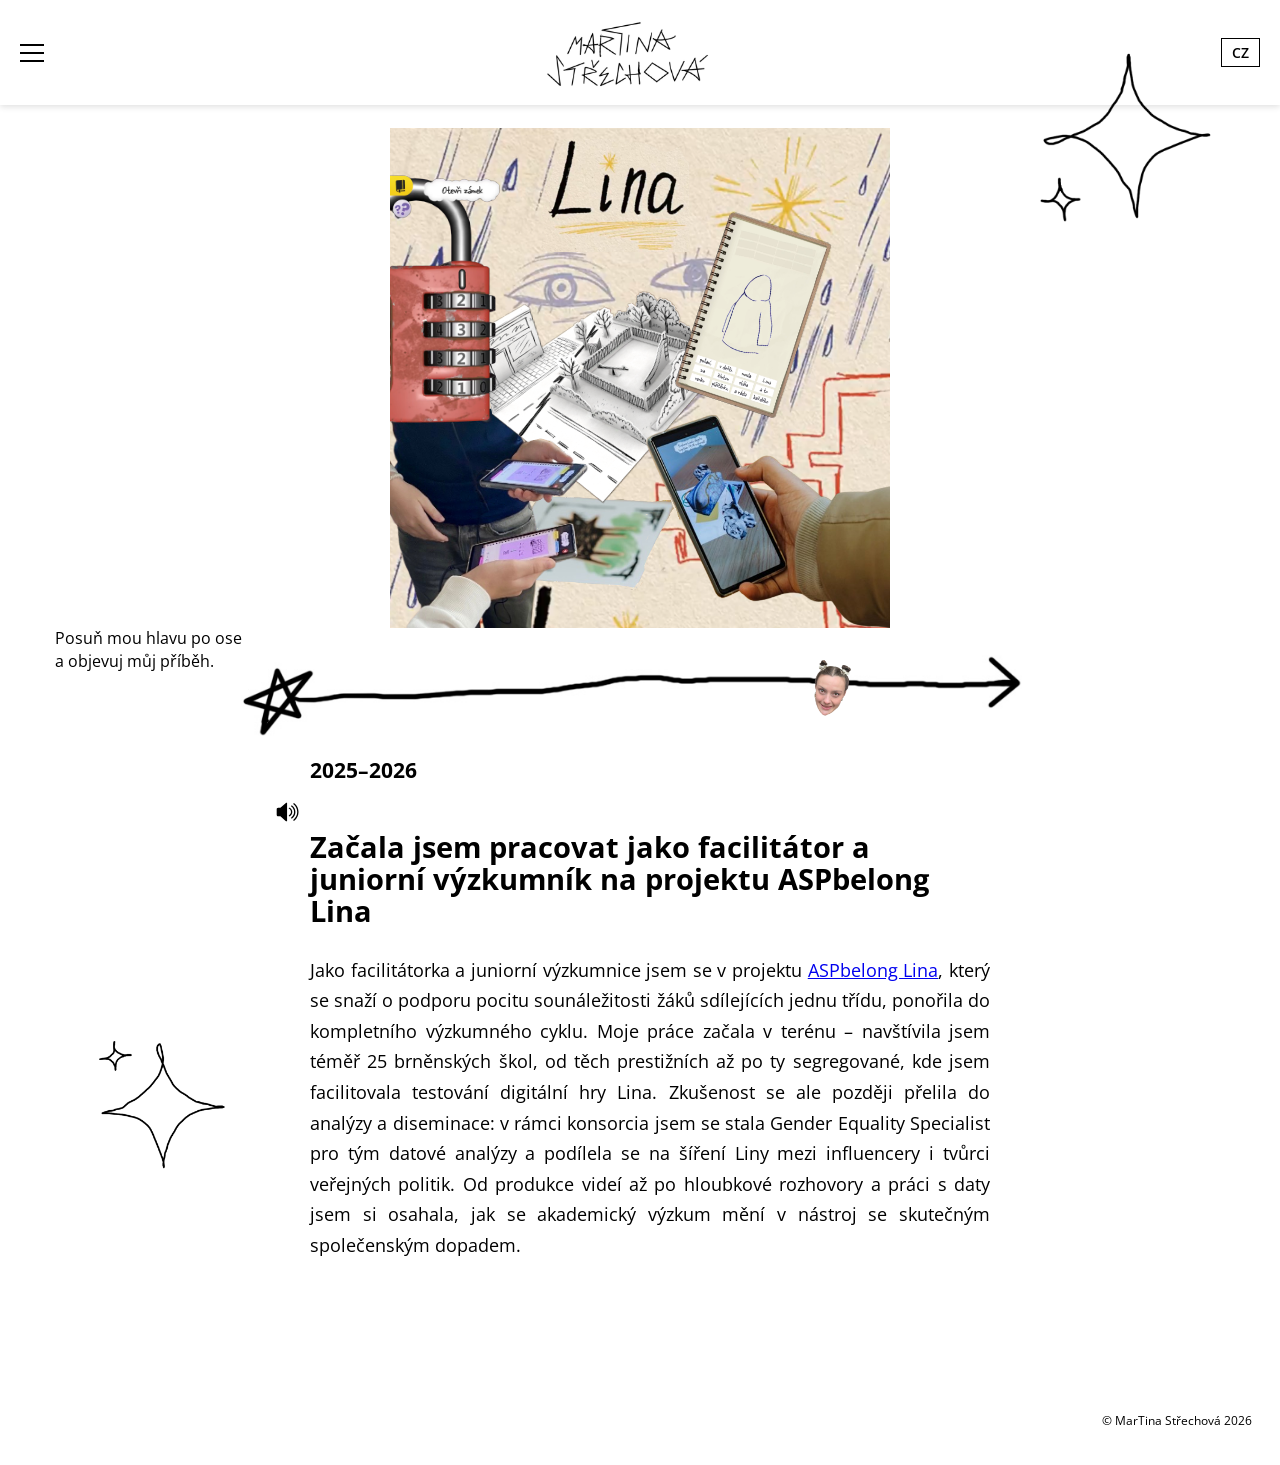
<file: index.html>
<!DOCTYPE html>
<html lang="cs">
<head>
  <meta charset="UTF-8">
  <link rel="icon" type="image/png" href="assets/Logo.png">
  <meta name="viewport" content="width=device-width, initial-scale=1.0">
  <title>MarTina Střechová</title>
  <link rel="preconnect" href="https://fonts.googleapis.com">
  <link rel="preconnect" href="https://fonts.gstatic.com" crossorigin>
  <link href="https://fonts.googleapis.com/css2?family=Open+Sans:wght@400;600;700&display=swap" rel="stylesheet">
  <link rel="stylesheet" href="css/style.css">
</head>
<body>

  <a href="#main-content" class="skip-link">Přeskočit na obsah / Skip to content</a>

  <header id="site-header">
    <button id="menu-btn" aria-label="Otevřít menu">
      <span></span>
      <span></span>
      <span></span>
    </button>

    <a href="index.html" class="header-logo">
      <img src="assets/podpis.jpg" alt="Podpis" height="50">
    </a>

    <div class="lang-switcher">
      <button id="lang-toggle" aria-label="Přepnout jazyk">CZ</button>
    </div>
  </header>

  <img class="deco-stars deco-stars--top" src="assets/stars.png" alt="">

  <div id="menu-overlay" role="dialog" aria-modal="true" aria-label="Navigace" aria-hidden="true">
    <nav class="menu-nav">
      <a href="index.html" class="menu-item menu-item--home">
        <img src="assets/Home.svg" alt="Domů">
      </a>
      <a href="cv.html" class="menu-item">CV</a>
      <a href="contacts.html" class="menu-item" data-cz="Kontakty" data-en="Contacts">Kontakty</a>
    </nav>
  </div>

  <span id="main-content"></span>
  <main id="home">
    <h1 class="visually-hidden">MarTina Střechová — osobní web</h1>
    <section id="milestone-section">
      <div id="milestone-image">
        <img id="milestone-img" src="" alt="" />
        <p id="timeline-instructions" data-cz="Posuň mou hlavu po ose<br>a objevuj můj příběh." data-en="Drag my head along the timeline<br>and discover my story.">Posuň mou hlavu po ose<br>a objevuj můj příběh.</p>
      </div>
      <div id="timeline-container">
        <div id="timeline-track">
          <img id="timeline-img" src="assets/osa.jpg" alt="Časová osa" style="width: 100%;">
          <img src="assets/hlava_1.png" alt="Martina Střechová" id="timeline-head"
               role="slider" aria-valuemin="0" aria-valuemax="18" aria-valuenow="0"
               aria-label="Časová osa — posuňte pro změnu milníku" tabindex="0">
        </div>
      </div>
      <div id="milestone-content">
        <div id="milestone-header">
          <span id="milestone-rok"></span>
          <button id="audio-btn"><img src="assets/Sound.svg" alt="Přehrát audio" style="height: 1.5rem; width: auto;"></button>
          <div class="nadpis-wrap">
            <h2 id="milestone-nadpis"></h2>
          </div>
        </div>
        <p id="milestone-text"></p>
      </div>
      <audio id="audio-player" preload="none"></audio>
      <img class="deco-stars deco-stars--left" src="assets/stars.png" alt="">
    </section>
  </main>

  <footer id="site-footer">
    <p>© MarTina Střechová 2026</p>
  </footer>

  <script src="data/milniky.js"></script>
  <script src="js/main.js"></script>
</body>
</html>
</file>
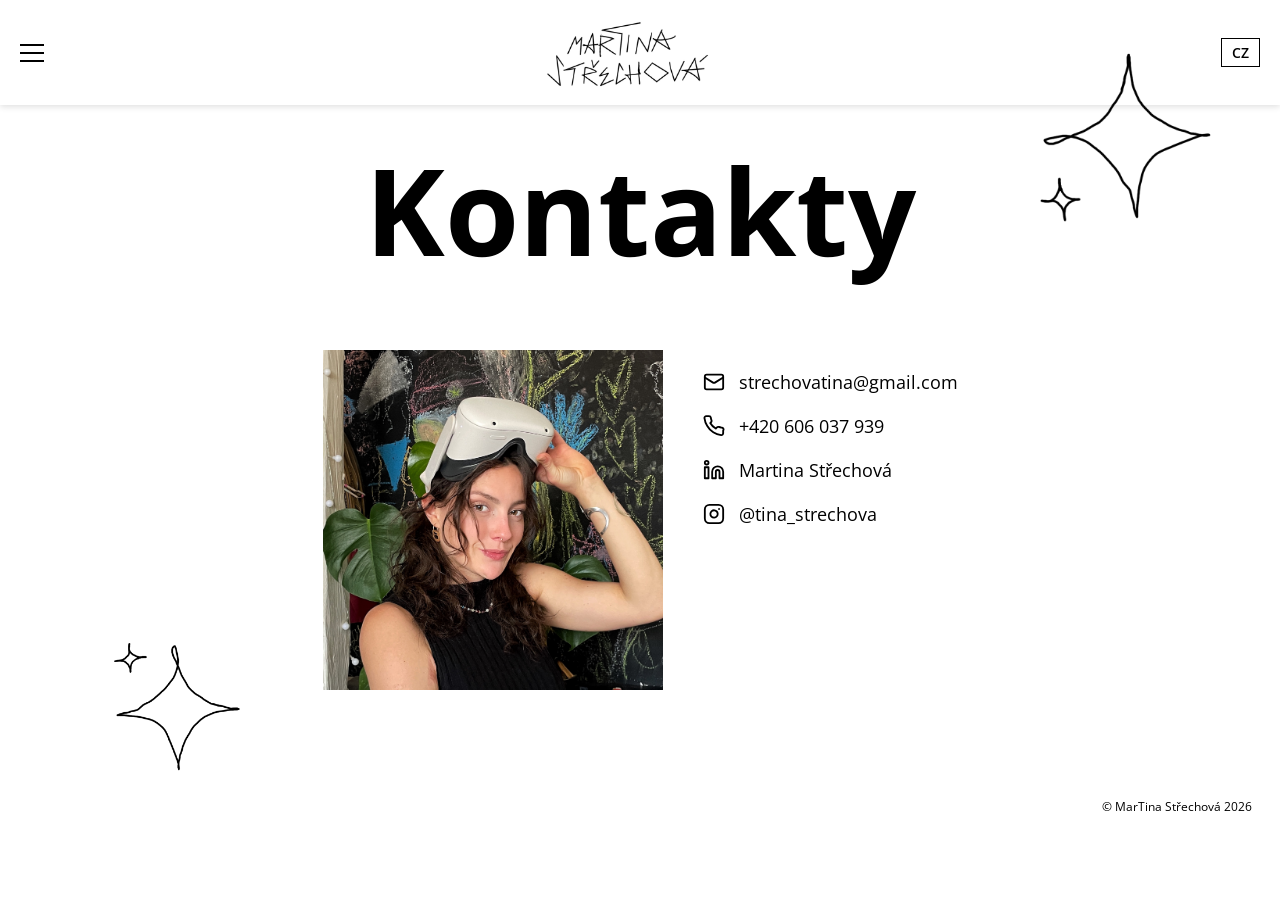
<file: contacts.html>
<!DOCTYPE html>
<html lang="cs">
<head>
  <meta charset="UTF-8">
  <link rel="icon" type="image/png" href="assets/Logo.png">
  <meta name="viewport" content="width=device-width, initial-scale=1.0">
  <title>Kontakty</title>
  <link rel="preconnect" href="https://fonts.googleapis.com">
  <link rel="preconnect" href="https://fonts.gstatic.com" crossorigin>
  <link href="https://fonts.googleapis.com/css2?family=Open+Sans:wght@400;600;700&display=swap" rel="stylesheet">
  <link rel="stylesheet" href="css/style.css">
</head>
<body>

  <a href="#main-content" class="skip-link">Přeskočit na obsah / Skip to content</a>

  <header id="site-header">
    <button id="menu-btn" aria-label="Otevřít menu">
      <span></span>
      <span></span>
      <span></span>
    </button>

    <a href="index.html" class="header-logo">
      <img src="assets/podpis.jpg" alt="Podpis" height="50">
    </a>

    <div class="lang-switcher">
      <button id="lang-toggle" aria-label="Přepnout jazyk">CZ</button>
    </div>
  </header>

  <img class="deco-stars deco-stars--top" src="assets/stars.png" alt="">

  <div id="menu-overlay" role="dialog" aria-modal="true" aria-label="Navigace" aria-hidden="true">
    <nav class="menu-nav">
      <a href="index.html" class="menu-item menu-item--home">
        <img src="assets/Home.svg" alt="Domů">
      </a>
      <a href="cv.html" class="menu-item">CV</a>
      <a href="contacts.html" class="menu-item" data-cz="Kontakty" data-en="Contacts">Kontakty</a>
    </nav>
  </div>

  <div id="contacts-header">
    <h1 id="contacts-title" data-cz="Kontakty" data-en="Contacts">Kontakty</h1>
  </div>

  <span id="main-content"></span>
  <main id="kontakty">
    <div id="contacts-layout">

      <div id="contacts-photo">
        <img src="assets/portret.jpg" alt="Martina Střechová" id="contacts-img"
             onerror="this.style.display='none'; document.getElementById('contacts-img-placeholder').style.display='block';">
        <div id="contacts-img-placeholder"></div>
      </div>

      <div id="contacts-info">
        <a href="mailto:strechovatina@gmail.com" class="contact-row">
          <span class="contact-icon">
            <svg xmlns="http://www.w3.org/2000/svg" width="22" height="22" viewBox="0 0 24 24" fill="none" stroke="currentColor" stroke-width="2" stroke-linecap="round" stroke-linejoin="round"><rect x="2" y="4" width="20" height="16" rx="2"/><path d="m22 7-8.97 5.7a1.94 1.94 0 0 1-2.06 0L2 7"/></svg>
          </span>
          <span class="contact-text">strechovatina@gmail.com</span>
        </a>

        <a href="tel:+420606037939" class="contact-row">
          <span class="contact-icon">
            <svg xmlns="http://www.w3.org/2000/svg" width="22" height="22" viewBox="0 0 24 24" fill="none" stroke="currentColor" stroke-width="2" stroke-linecap="round" stroke-linejoin="round"><path d="M22 16.92v3a2 2 0 0 1-2.18 2 19.79 19.79 0 0 1-8.63-3.07A19.5 19.5 0 0 1 4.69 12 19.79 19.79 0 0 1 1.58 3.47 2 2 0 0 1 3.54 1.25h3a2 2 0 0 1 2 1.72c.127.96.361 1.903.7 2.81a2 2 0 0 1-.45 2.11L7.91 8.76a16 16 0 0 0 6 6l1.27-1.27a2 2 0 0 1 2.11-.45c.907.339 1.85.573 2.81.7A2 2 0 0 1 22 16.92z"/></svg>
          </span>
          <span class="contact-text">+420 606 037 939</span>
        </a>

        <a href="https://www.linkedin.com/in/martina-strechova" target="_blank" rel="noopener noreferrer" class="contact-row">
          <span class="contact-icon">
            <svg xmlns="http://www.w3.org/2000/svg" width="22" height="22" viewBox="0 0 24 24" fill="none" stroke="currentColor" stroke-width="2" stroke-linecap="round" stroke-linejoin="round"><path d="M16 8a6 6 0 0 1 6 6v7h-4v-7a2 2 0 0 0-2-2 2 2 0 0 0-2 2v7h-4v-7a6 6 0 0 1 6-6z"/><rect x="2" y="9" width="4" height="12"/><circle cx="4" cy="4" r="2"/></svg>
          </span>
          <span class="contact-text">Martina Střechová</span>
        </a>

        <a href="https://www.instagram.com/tina_strechova" target="_blank" rel="noopener noreferrer" class="contact-row">
          <span class="contact-icon">
            <svg xmlns="http://www.w3.org/2000/svg" width="22" height="22" viewBox="0 0 24 24" fill="none" stroke="currentColor" stroke-width="2" stroke-linecap="round" stroke-linejoin="round"><rect x="2" y="2" width="20" height="20" rx="5" ry="5"/><path d="M16 11.37A4 4 0 1 1 12.63 8 4 4 0 0 1 16 11.37z"/><line x1="17.5" y1="6.5" x2="17.51" y2="6.5"/></svg>
          </span>
          <span class="contact-text">@tina_strechova</span>
        </a>
      </div>

    </div>
  </main>

  <footer id="site-footer">
    <p>© MarTina Střechová 2026</p>
  </footer>

  <script src="data/milniky.js"></script>
  <script src="js/main.js"></script>

  <img id="contacts-stars-left" src="assets/stars.png" alt="">
</body>
</html>
</file>
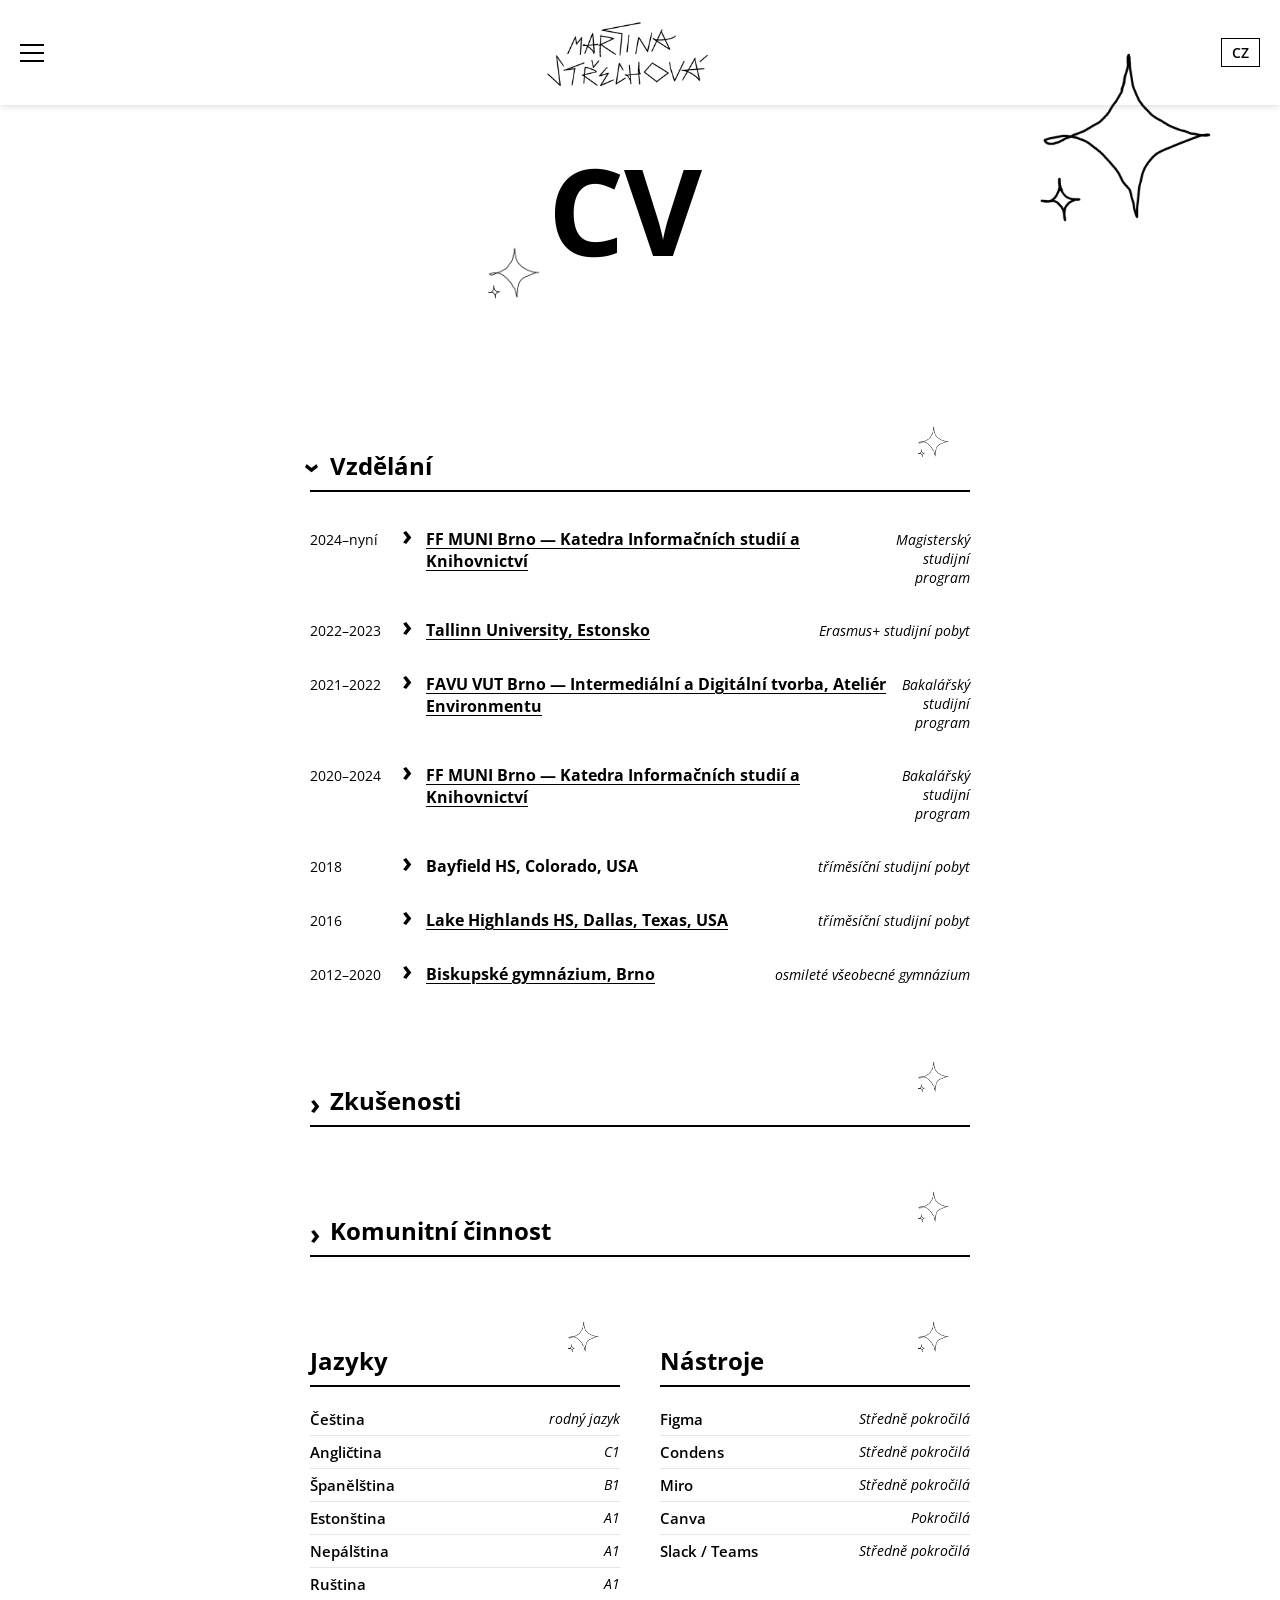
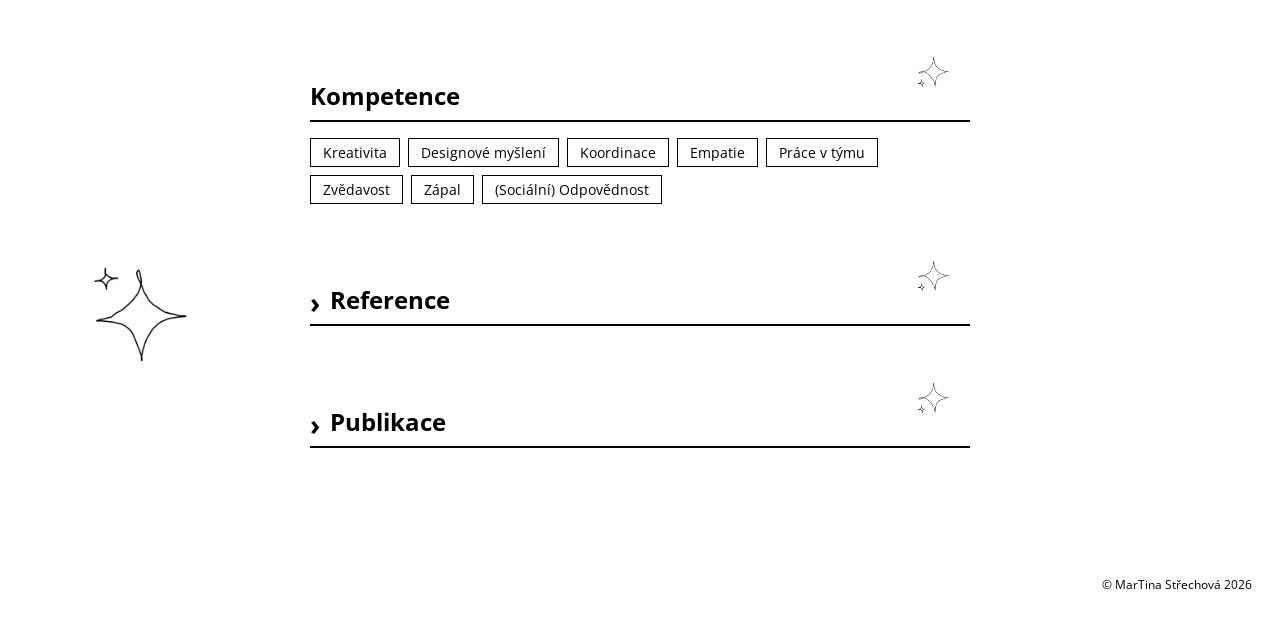
<file: cv.html>
<!DOCTYPE html>
<html lang="cs">
<head>
  <meta charset="UTF-8">
  <link rel="icon" type="image/png" href="assets/Logo.png">
  <meta name="viewport" content="width=device-width, initial-scale=1.0">
  <title>CV — MarTina Střechová</title>
  <link rel="preconnect" href="https://fonts.googleapis.com">
  <link rel="preconnect" href="https://fonts.gstatic.com" crossorigin>
  <link href="https://fonts.googleapis.com/css2?family=Open+Sans:wght@400;600;700&display=swap" rel="stylesheet">
  <link rel="stylesheet" href="css/style.css">
</head>
<body>

  <a href="#main-content" class="skip-link">Přeskočit na obsah / Skip to content</a>

  <header id="site-header">
    <button id="menu-btn" aria-label="Otevřít menu">
      <span></span>
      <span></span>
      <span></span>
    </button>

    <a href="index.html" class="header-logo">
      <img src="assets/podpis.jpg" alt="Podpis" height="50">
    </a>

    <div class="lang-switcher">
      <button id="lang-toggle" aria-label="Přepnout jazyk">CZ</button>
    </div>
  </header>

  <img class="deco-stars deco-stars--top" src="assets/stars.png" alt="">

  <div id="menu-overlay" role="dialog" aria-modal="true" aria-label="Navigace" aria-hidden="true">
    <nav class="menu-nav">
      <a href="index.html" class="menu-item menu-item--home">
        <img src="assets/Home.svg" alt="Domů">
      </a>
      <a href="cv.html" class="menu-item">CV</a>
      <a href="contacts.html" class="menu-item" data-cz="Kontakty" data-en="Contacts">Kontakty</a>
    </nav>
  </div>

  <div id="cv-header">
    <img src="assets/stars.png" alt="" id="cv-stars">
    <h1 id="cv-title">CV</h1>
  </div>

  <span id="main-content"></span>
  <main id="cv">
  </main>

  <footer id="site-footer">
    <p>© MarTina Střechová 2026</p>
  </footer>

  <script src="data/milniky.js"></script>
  <script src="data/cv.js"></script>
  <script src="js/main.js"></script>

  <img class="deco-stars deco-stars--left" id="cv-stars-left" src="assets/stars.png" alt="">
</body>
</html>
</file>
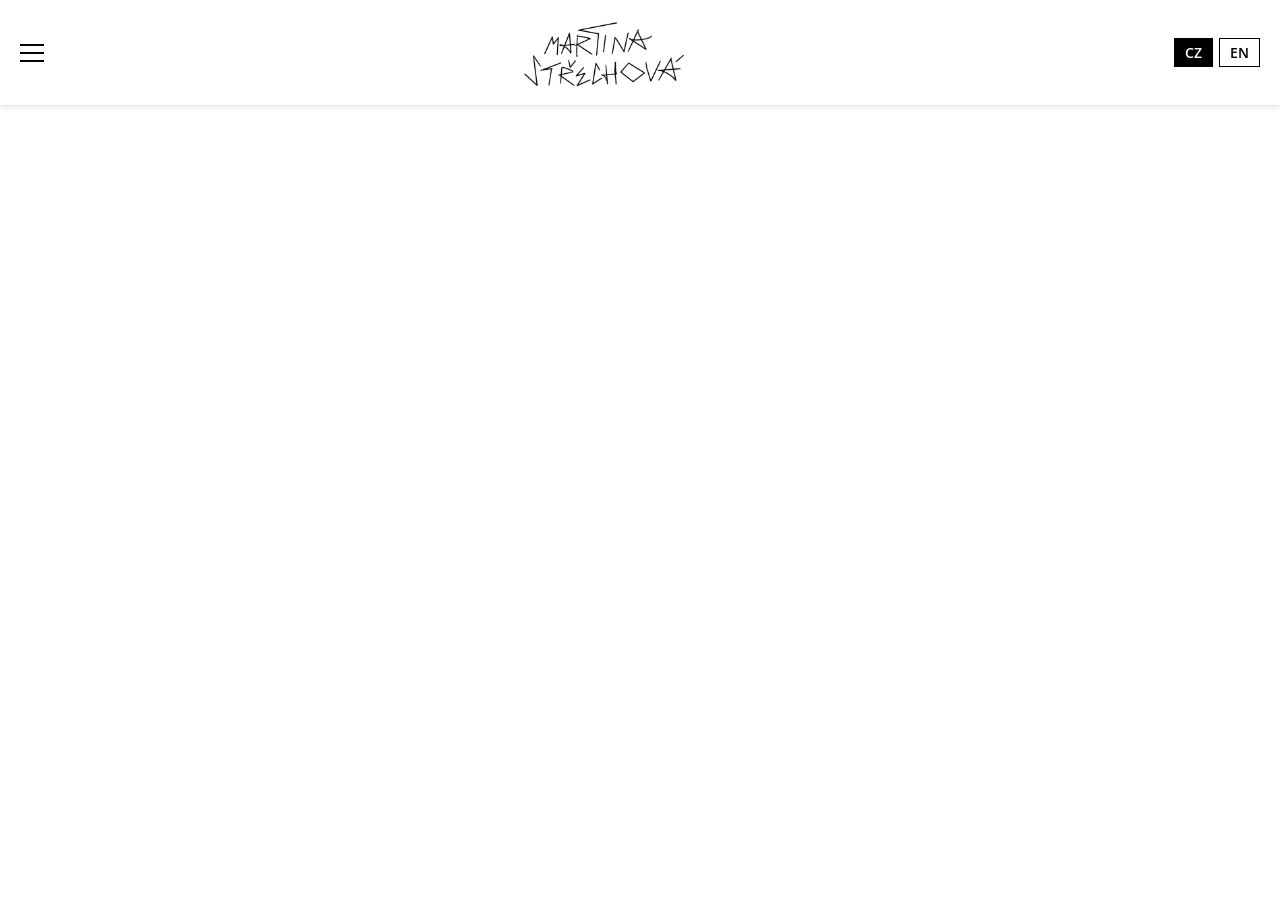
<file: kontakty.html>
<!DOCTYPE html>
<html lang="cs">
<head>
  <meta charset="UTF-8">
  <meta name="viewport" content="width=device-width, initial-scale=1.0">
  <title>Kontakty</title>
  <link rel="preconnect" href="https://fonts.googleapis.com">
  <link rel="preconnect" href="https://fonts.gstatic.com" crossorigin>
  <link href="https://fonts.googleapis.com/css2?family=Open+Sans:wght@400;600;700&display=swap" rel="stylesheet">
  <link rel="stylesheet" href="css/style.css">
</head>
<body>

  <header id="site-header">
    <button id="menu-btn" aria-label="Otevřít menu">
      <span></span>
      <span></span>
      <span></span>
    </button>

    <a href="index.html" class="header-logo">
      <img src="assets/podpis.jpg" alt="Podpis" height="50">
    </a>

    <div class="lang-switcher">
      <button id="lang-cz" class="active">CZ</button>
      <button id="lang-en">EN</button>
    </div>
  </header>

  <div id="menu-overlay" role="dialog" aria-modal="true" aria-label="Navigace" aria-hidden="true">
    <nav class="menu-nav">
      <a href="index.html" class="menu-item menu-item--home">
        <img src="assets/Home.svg" alt="Domů">
      </a>
      <a href="cv.html" class="menu-item">CV</a>
      <a href="kontakty.html" class="menu-item" data-cz="Kontakty" data-en="Contacts">Kontakty</a>
    </nav>
  </div>

  <main id="kontakty">
  </main>

  <script src="data/milniky.js"></script>
  <script src="js/main.js"></script>
</body>
</html>
</file>
<file: css/style.css>
body {
  font-family: 'Open Sans', sans-serif;
  position: relative;
}

/* ── Header ── */
#site-header {
  position: fixed;
  top: 0;
  left: 0;
  right: 0;
  height: 105px;
  background: #fff;
  color: #000;
  display: flex;
  align-items: center;
  justify-content: space-between;
  padding: 0 20px;
  box-shadow: 0 2px 6px rgba(0, 0, 0, 0.12);
  z-index: 1000;
}

/* Hamburger button */
#menu-btn {
  display: flex;
  flex-direction: column;
  justify-content: space-between;
  width: 24px;
  height: 18px;
  background: none;
  border: none;
  cursor: pointer;
  padding: 0;
}

#menu-btn span {
  display: block;
  width: 100%;
  height: 2px;
  background: #000;
  transition: transform 0.25s ease, opacity 0.25s ease;
}

/* Hamburger → křížek při otevřeném menu */
#menu-btn.open span:nth-child(1) { transform: translateY(8px) rotate(45deg); }
#menu-btn.open span:nth-child(2) { opacity: 0; }
#menu-btn.open span:nth-child(3) { transform: translateY(-8px) rotate(-45deg); }

/* Logo / signature */
.header-logo img {
  display: block;
  height: 75px;
}

/* Language switcher */
.lang-switcher {
  display: flex;
  gap: 6px;
}

.lang-switcher button {
  background: none;
  border: 1px solid #000;
  color: #000;
  padding: 4px 10px;
  cursor: pointer;
  font-family: inherit;
  font-size: 0.85rem;
  font-weight: 600;
}

.lang-switcher button.active {
  background: #000;
  color: #fff;
}

/* Menu overlay — malý panel vlevo nahoře */
#menu-overlay {
  position: fixed;
  top: 105px;
  left: 0;
  width: 300px;
  background: #747474;
  z-index: 1001;
  opacity: 0;
  pointer-events: none;
  transition: opacity 0.25s ease;
}

#menu-overlay.open {
  opacity: 1;
  pointer-events: all;
}

/* Nav items */
.menu-nav {
  display: flex;
  flex-direction: column;
  width: 100%;
}

.menu-item {
  display: block;
  width: 100%;
  color: #fff;
  text-decoration: none;
  font-size: 1.5rem;
  font-weight: 600;
  padding: 0.9rem 1.5rem;
  border-bottom: 1px solid rgba(255, 255, 255, 0.4);
}

.menu-item:last-child {
  border-bottom: none;
}

.menu-item--home {
  display: flex;
  align-items: center;
  padding: 0;
}

.menu-item--home img {
  height: 3rem;
  width: auto;
  display: block;
  padding: 0.5rem 0;
}

/* ── Footer ── */
#site-footer {
  text-align: right;
  padding: 16px 20px;
  font-family: 'Open Sans', sans-serif;
  font-size: 12px;
  color: #000;
}

/* ── Milestone section ── */
#milestone-section {
  max-width: 700px;
  margin: 0 auto;
  padding-top: 120px;
  display: flex;
  flex-direction: column;
  gap: 0;
  position: relative;
}

#milestone-image {
  position: relative;
  margin-bottom: 0;
  padding-bottom: 0;
}

#timeline-instructions {
  position: absolute;
  bottom: -60px;
  left: -235px;
  width: 280px;
  z-index: 200;
  font-size: 16px;
  line-height: 1.4;
  font-family: 'Open Sans', sans-serif;
  color: #000;
}

#milestone-image img {
  width: 100%;
  max-width: 500px;
  display: block;
  margin: 0 auto;
}

#milestone-content {
  width: calc(100% - 20px);
  max-width: none;
  margin: -10px 10px 0 20px;
  position: relative;
  padding-left: 0;
  padding-top: 0;
  padding-bottom: 105px;
}

#milestone-header {
  display: flex;
  flex-direction: column;
  align-items: flex-start;
  gap: 4px;
}

#milestone-rok {
  display: block;
  text-align: left;
  font-size: 21px;
  font-weight: 700;
  color: #000;
  margin-bottom: 4px;
}

.nadpis-wrap {
  position: relative;
  display: flex;
  align-items: center;
  gap: 10px;
}

#audio-btn {
  border: none;
  background: none;
  cursor: pointer;
  padding: 0;
  flex-shrink: 0;
}

#milestone-nadpis {
  text-align: left;
  font-size: 29px;
  font-weight: 700;
  line-height: 1.1;
  margin: 0 0 10px 0;
}

#milestone-text {
  text-align: justify;
  font-size: 18px;
  font-weight: 400;
  line-height: 1.7;
}

/* ── Timeline ── */
#timeline-container {
  width: calc(100% + 200px);
  max-width: none;
  margin-top: 8px;
  margin-bottom: 10px;
  margin-left: -100px;
  margin-right: -100px;
  position: relative;
}

#timeline-track {
  position: relative;
  width: 100%;
}

#timeline-img {
  display: block;
  position: relative;
  z-index: 1;
  max-height: 120px;
  object-fit: contain;
}

#timeline-head {
  position: absolute;
  top: 50%;
  margin-top: 0;
  width: 80px;
  height: auto;
  cursor: grab;
  transform: translateX(-50%) translateY(-60%);
  transition: left 0.3s ease;
  mix-blend-mode: normal;
  z-index: 100;
}

#milestone-image,
#milestone-content {
  transition: opacity 0.3s ease;
}

.deco-stars--top {
  position: fixed;
  top: -40px;
  right: -50px;
  width: 400px;
  height: auto;
  z-index: 1001;
  pointer-events: none;
}

.deco-stars--left {
  position: absolute;
  left: calc(-25vw + 25px);
  top: 80%;
  transform: translateY(-50%) rotate(90deg);
  width: 300px;
  height: auto;
  pointer-events: none;
}

#cv-stars-left {
  position: absolute;
  left: 10px;
  bottom: -360px;
  width: 220px;
  height: auto;
  transform: rotate(90deg);
  pointer-events: none;
  z-index: 10;
}

/* ── CV kategorie 2 ── */
.cv2-wrapper {
  margin-top: 48px;
}

.cv2-section {
  margin-bottom: 40px;
}

.cv2-row {
  display: grid;
  grid-template-columns: 1fr 1fr;
  gap: 0 40px;
}

.cv2-list {
  list-style: none;
  margin: 0;
  padding: 0;
}

.cv2-list--two-col .cv2-item {
  display: flex;
  justify-content: space-between;
  gap: 12px;
  padding: 6px 0;
  border-bottom: 1px solid rgba(0,0,0,0.1);
  font-size: 15px;
}

.cv2-list--two-col .cv2-item:last-child {
  border-bottom: none;
}

.cv2-label {
  font-weight: 600;
}

.cv2-level {
  color: #000;
  font-style: italic;
  font-size: 14px;
}

.cv2-tags {
  display: flex;
  flex-wrap: wrap;
  gap: 8px;
  margin-top: 4px;
}

.cv2-tag {
  border: 1px solid #000;
  padding: 4px 12px;
  font-size: 14px;
  font-family: 'Open Sans', sans-serif;
}

.cv2-item--ref {
  width: 100%;
  display: flex;
  flex-direction: column;
  align-items: stretch;
  padding: 8px 0;
  border-bottom: 1px solid rgba(0,0,0,0.1);
  font-size: 15px;
}

.cv2-item--ref:last-child {
  border-bottom: none;
}

.cv2-ref-popis {
  font-size: 13px;
  font-style: italic;
  color: #000;
  margin-top: 2px;
  display: block;
}

.cv2-email {
  color: #000;
  font-size: 13px;
  text-decoration: underline;
  text-underline-offset: 3px;
  margin-top: 2px;
  display: block;
  text-align: right;
}

.cv2-email:hover {
  opacity: 0.7;
}

.cv2-item--pub {
  display: flex;
  flex-direction: column;
  padding: 10px 0;
  border-bottom: 1px solid rgba(0,0,0,0.1);
}

.cv2-item--pub:last-child {
  border-bottom: none;
}

.cv2-pub-title {
  font-size: 15px;
  font-weight: 600;
  color: #000;
  text-decoration: underline;
  text-underline-offset: 3px;
}

.cv2-pub-title:hover {
  opacity: 0.7;
}

.cv2-pub-source {
  font-size: 13px;
  font-style: italic;
  margin-top: 2px;
}

.cv2-subsection-title {
  font-size: 1rem;
  font-weight: 700;
  margin: 1.5rem 0 0.5rem;
}

@media (max-width: 480px) {
  .cv2-row {
    grid-template-columns: 1fr;
  }
  #cv-title {
    font-size: 60px !important;
  }
  #cv-stars {
    width: 60px !important;
    bottom: -35px !important;
    left: calc(50% - 30px - 55px) !important;
  }
  .cv-reference-email {
    text-align: right !important;
    display: block !important;
    width: 100% !important;
  }
  .cv2-email {
    text-align: right !important;
    display: block !important;
    width: 100% !important;
  }
  .cv-sekce-hvezda {
    height: 2em;
    margin-top: -0.5em;
  }
  .cv-sekce-nadpis {
    font-size: 18px;
  }
  .cv-item-trigger {
    display: flex;
    flex-direction: column;
    align-items: flex-start;
    gap: 2px;
  }
  .cv-rok {
    order: 1;
    display: block;
  }
  .cv-arrow-nazev {
    order: 2;
    display: flex;
    align-items: center;
    gap: 6px;
  }
  .cv-spec {
    order: 3;
    display: block;
  }
}

/* ── CV page ── */
#cv-header {
  position: relative;
  text-align: center;
  margin: 150px 0 20px 0;
  margin-left: -30px;
}

#cv-title {
  font-family: 'Open Sans', sans-serif;
  font-size: 120px;
  font-weight: 700;
  line-height: 1;
  margin: 0;
  display: inline-block;
}

#cv-stars {
  position: absolute;
  width: 120px;
  height: auto;
  bottom: -70px;
  left: calc(50% - 60px - 110px);
}

#cv {
  max-width: 700px;
  margin: 0 auto;
  padding-top: 120px;
  padding-bottom: 60px;
  padding-left: 20px;
  padding-right: 20px;
  box-sizing: border-box;
}

.cv-sekce {
  margin-bottom: 48px;
}

.cv-section-header {
  cursor: pointer;
  user-select: none;
}

.cv-section-body {
  display: none;
}

.cv-section-body.open {
  display: block;
}

.cv-section-arrow {
  display: inline-block;
  margin-right: 6px;
  font-size: 28px;
  font-weight: 700;
  line-height: 1;
}

.cv-section-arrow::before {
  content: "›";
  display: inline-block;
  transition: transform 0.2s ease;
}

.cv-section-header.open .cv-section-arrow::before {
  transform: rotate(90deg);
}

.cv-sekce-nadpis {
  font-size: 24px;
  font-weight: 700;
  margin: 0 0 16px 0;
  color: #000;
  border-bottom: 2px solid #000;
  padding-bottom: 8px;
}

.cv-sekce-hvezda {
  height: 3em;
  width: auto;
}

.cv-accordion {
  list-style: none;
  margin: 0;
  padding: 0;
}

.cv-item {
}

.cv-item-trigger {
  display: flex;
  flex-direction: column;
  align-items: flex-start;
  gap: 2px;
  width: 100%;
  background: none;
  border: none;
  outline: none !important;
  cursor: pointer;
  padding: 12px 0;
  text-align: left;
  font-family: 'Open Sans', sans-serif;
  color: #000;
}

.cv-item-trigger * {
  font-family: 'Open Sans', sans-serif;
  color: #000;
}

.cv-item-trigger:focus,
.cv-item-trigger:focus-visible {
  outline: 2px solid #000;
  outline-offset: 2px;
}

.cv-arrow {
  display: inline-block;
  margin: 0 8px 0 0;
  font-size: 28px;
  font-weight: 700;
  line-height: 1;
  align-self: baseline;
}

.cv-arrow::before {
  content: "›";
  display: inline-block;
  transition: transform 0.2s ease;
}

.cv-item.open .cv-arrow::before {
  transform: rotate(90deg);
}

.cv-rok {
  font-size: 14px;
  color: #000;
}

.cv-arrow-nazev {
  display: flex;
  align-items: baseline;
  gap: 6px;
}

.cv-nazev {
  font-size: 16px;
  font-weight: 700;
  flex: 1;
  text-align: left;
}

.cv-nazev a {
  color: inherit;
  text-decoration: underline;
  text-underline-offset: 3px;
}

.cv-nazev a:hover {
  opacity: 0.7;
}

.cv-spec {
  font-size: 14px;
  font-style: italic;
  color: #000;
}

.cv-item-body {
  display: none;
  padding: 0 0 12px 0;
  font-size: 16px;
  line-height: 1.7;
  color: #000;
}

.cv-item-body p {
  margin: 0;
}

.cv-item.open .cv-item-body {
  display: block;
}

@media (max-width: 480px) {
  #cv {
    padding-top: 90px;
    padding-left: 16px;
    padding-right: 16px;
    overflow-x: hidden;
    box-sizing: border-box;
    width: 100%;
  }
  #cv * {
    max-width: 100%;
    box-sizing: border-box;
  }
  #cv-header {
    margin-bottom: -20px;
    margin-left: 0;
    margin-right: 0;
  }
  .cv-item-trigger {
    display: flex;
    flex-direction: column;
    align-items: flex-start;
    width: 100%;
    box-sizing: border-box;
    overflow: hidden;
  }
  .cv-rok { order: 1; }
  .cv-arrow-nazev {
    order: 2;
    display: flex;
    flex-direction: row;
    align-items: flex-start;
    width: 100%;
  }
  .cv-arrow {
    flex-shrink: 0;
    width: 24px;
    margin: 0;
  }
  .cv-nazev {
    word-break: break-word;
    overflow-wrap: break-word;
    flex: 1;
  }
  .cv-spec {
    order: 3;
    padding-left: 24px;
    word-break: break-word;
    overflow-wrap: break-word;
    width: 100%;
    box-sizing: border-box;
  }
  .cv2-nastroje-uroven {
    text-align: right;
    margin-left: auto;
  }
  .cv2-level {
    text-align: right;
    margin-left: auto;
  }
}
@media (min-width: 1025px) {
  .cv-item-trigger {
    display: grid;
    grid-template-columns: 80px auto 1fr;
    align-items: baseline;
    gap: 0 12px;
  }
  .cv-rok {
    grid-column: 1;
  }
  .cv-arrow-nazev {
    grid-column: 2;
  }
  .cv-spec {
    grid-column: 3;
    margin-left: auto;
    text-align: right;
  }
}

/* ── End CV page ── */

@media (max-width: 480px) {
  #timeline-container {
    width: 100%;
    margin-left: 0;
    margin-right: 0;
    margin-top: 16px;
    overflow: hidden;
  }
  #timeline-img {
    width: 100%;
    max-width: 100%;
  }
  #timeline-head {
    width: 50px;
    z-index: 200;
  }
  #timeline-img {
    z-index: 1;
    position: relative;
  }
  #timeline-track {
    position: relative;
    overflow: visible;
  }
  #timeline-container {
    overflow: visible;
  }
  #site-header {
    height: 80px;
  }
  .header-logo img {
    height: 50px;
  }
  .deco-stars--top {
    width: 100px;
    right: 25px;
    top: 40px;
  }
  #milestone-content {
    width: 100%;
    margin: 0;
    padding-left: 16px;
    padding-right: 16px;
    box-sizing: border-box;
  }
  #milestone-section {
    padding-left: 16px;
    padding-right: 16px;
    box-sizing: border-box;
    overflow-x: hidden;
  }
  #milestone-header {
    display: flex;
    flex-direction: column;
    align-items: flex-start;
    gap: 4px;
  }
  #milestone-rok { order: 1; }
  #audio-btn { order: 2; }
  .nadpis-wrap { order: 3; width: 100%; }
  #milestone-nadpis {
    font-size: 22px;
  }
  .deco-stars--left {
    position: static;
    display: block;
    width: 240px;
    height: auto;
    margin: 8px 0 0 0;
    transform: rotate(90deg);
    pointer-events: none;
  }
  #timeline-instructions {
    position: static;
    text-align: left;
    margin: 8px 0 4px 8px;
    font-size: 13px;
  }
  #milestone-text {
    font-size: 14px;
  }
  #milestone-section {
    padding-top: 90px;
    padding-bottom: 20px;
  }
  #milestone-content {
    padding-bottom: 12px;
  }
  .deco-stars--left {
    margin-left: -60px;
  }
}

@media (min-width: 481px) and (max-width: 1024px) {
  #timeline-container {
    width: 100%;
    margin-left: 0;
    margin-right: 0;
    overflow: hidden;
  }
  #timeline-img {
    width: 100%;
    max-width: 100%;
  }
  #timeline-head {
    width: 80px;
    height: auto;
  }
  .deco-stars--top {
    width: clamp(100px, 25vw, 267px);
    right: 40px;
    top: 20px;
  }
  #milestone-content {
    width: 100%;
    margin: 0;
    padding-left: 16px;
    padding-right: 16px;
    box-sizing: border-box;
  }
  #milestone-section {
    padding-left: 16px;
    padding-right: 16px;
    box-sizing: border-box;
    overflow-x: hidden;
  }
  #milestone-header {
    display: flex;
    flex-direction: column;
    align-items: flex-start;
    gap: 4px;
  }
  #milestone-rok { order: 1; }
  #audio-btn { order: 2; }
  .nadpis-wrap { order: 3; width: 100%; }
  #timeline-instructions {
    position: static;
    text-align: left;
    margin: 8px 0 4px 16px;
  }
  .deco-stars--left {
    position: static;
    display: block;
    width: 240px;
    height: auto;
    margin: 8px 0 0 0;
    transform: rotate(90deg);
    pointer-events: none;
  }
  .cv-item-trigger {
    display: flex;
    flex-direction: column;
    align-items: flex-start;
    width: 100%;
    box-sizing: border-box;
  }
  .cv-rok { order: 1; }
  .cv-arrow-nazev {
    order: 2;
    display: flex;
    flex-direction: row;
    align-items: flex-start;
    width: 100%;
  }
  .cv-arrow {
    flex-shrink: 0;
    width: 24px;
    margin: 0;
  }
  .cv-nazev {
    word-break: break-word;
    overflow-wrap: break-word;
    flex: 1;
  }
  .cv-spec {
    order: 3;
    padding-left: 24px;
    word-break: break-word;
    overflow-wrap: break-word;
  }
}

@media (min-width: 1025px) {
  #audio-btn {
    margin-left: -44px;
    margin-top: 8px;
    position: relative;
  }
}

@media (max-width: 1024px) {
  #cv-stars-left {
    display: none;
  }
}

/* ── Contacts page ── */
#contacts-stars-left {
  position: fixed;
  left: 10px;
  bottom: 40px;
  width: 300px;
  height: auto;
  transform: rotate(90deg);
  pointer-events: none;
  z-index: 10;
}

@media (max-width: 1024px) {
  #contacts-stars-left {
    display: none;
  }
}


#contacts-header {
  text-align: center;
  margin: 150px 0 20px 0;
}

#contacts-title {
  font-family: 'Open Sans', sans-serif;
  font-size: 120px;
  font-weight: 700;
  line-height: 1;
  margin: 0;
  display: inline-block;
}

#kontakty {
  max-width: 900px;
  margin: 0 auto;
  padding: 60px 20px 80px;
  box-sizing: border-box;
  display: flex;
  flex-direction: column;
  align-items: center;
}

#contacts-layout {
  display: flex;
  justify-content: center;
  align-items: flex-start;
  gap: 40px;
  max-width: 900px;
  margin: 0 auto;
}

#contacts-photo {
  flex: 0 0 340px;
}

#contacts-img {
  width: 340px;
  height: 340px;
  object-fit: cover;
  display: block;
}

#contacts-img-placeholder {
  width: 340px;
  height: 340px;
  background-color: #e8e8e8;
  display: none;
}

#contacts-info {
  flex: 1;
  display: flex;
  flex-direction: column;
  gap: 20px;
  justify-content: center;
  padding-top: 20px;
}

.contact-row {
  display: flex;
  align-items: center;
  gap: 14px;
  color: #000;
  text-decoration: none;
  font-family: 'Open Sans', sans-serif;
  font-size: 18px;
}

.contact-row:hover .contact-text {
  text-decoration: underline;
}

.contact-icon {
  display: flex;
  align-items: center;
  flex-shrink: 0;
  color: #000;
}

.contact-text {
  color: #000;
}

@media (max-width: 700px) {
  #contacts-header {
    margin: 100px 0 10px 0;
  }
  #contacts-title {
    font-size: 60px !important;
  }
  #contacts-layout {
    flex-direction: column;
    gap: 30px;
  }
  #contacts-photo {
    flex: none;
    width: 100%;
  }
  #contacts-img,
  #contacts-img-placeholder {
    width: 100%;
    height: auto;
    aspect-ratio: 1 / 1;
  }
}

@media (max-width: 480px) {
  #contacts-title {
    font-size: 60px !important;
    margin-left: 0;
    margin-right: 0;
    text-align: center;
  }
  #contacts-header {
    margin-left: 0;
    margin-right: 0;
  }
  #contacts-layout {
    flex-direction: column;
    align-items: center;
    padding: 0 16px;
    box-sizing: border-box;
    width: 100%;
  }
  #contacts-photo {
    width: 100%;
    max-width: 300px;
    margin: 0 auto 20px auto;
    display: block;
  }
  #contacts-info {
    width: 100%;
    box-sizing: border-box;
  }
}

/* ── Skip link ── */
.visually-hidden {
  position: absolute;
  width: 1px;
  height: 1px;
  padding: 0;
  margin: -1px;
  overflow: hidden;
  clip: rect(0, 0, 0, 0);
  white-space: nowrap;
  border: 0;
}

.skip-link {
  position: absolute;
  left: -9999px;
  top: auto;
  width: 1px;
  height: 1px;
  overflow: hidden;
  background: #000;
  color: #fff;
  padding: 8px 16px;
  font-family: 'Open Sans', sans-serif;
  font-size: 16px;
  z-index: 9999;
  text-decoration: none;
  border-radius: 0 0 4px 4px;
}

.cv-section-header:focus,
.cv-section-header:focus-visible,
#menu-btn:focus,
#menu-btn:focus-visible,
#lang-toggle:focus,
#lang-toggle:focus-visible,
#lang-cz:focus,
#lang-en:focus,
.contact-row:focus,
.contact-row:focus-visible,
#audio-btn:focus,
#audio-btn:focus-visible {
  outline: 2px solid #000;
  outline-offset: 2px;
}

.skip-link:focus {
  left: 16px;
  top: 0;
  width: auto;
  height: auto;
  overflow: visible;
  outline: 2px solid #fff;
  outline-offset: 2px;
}
</file>
